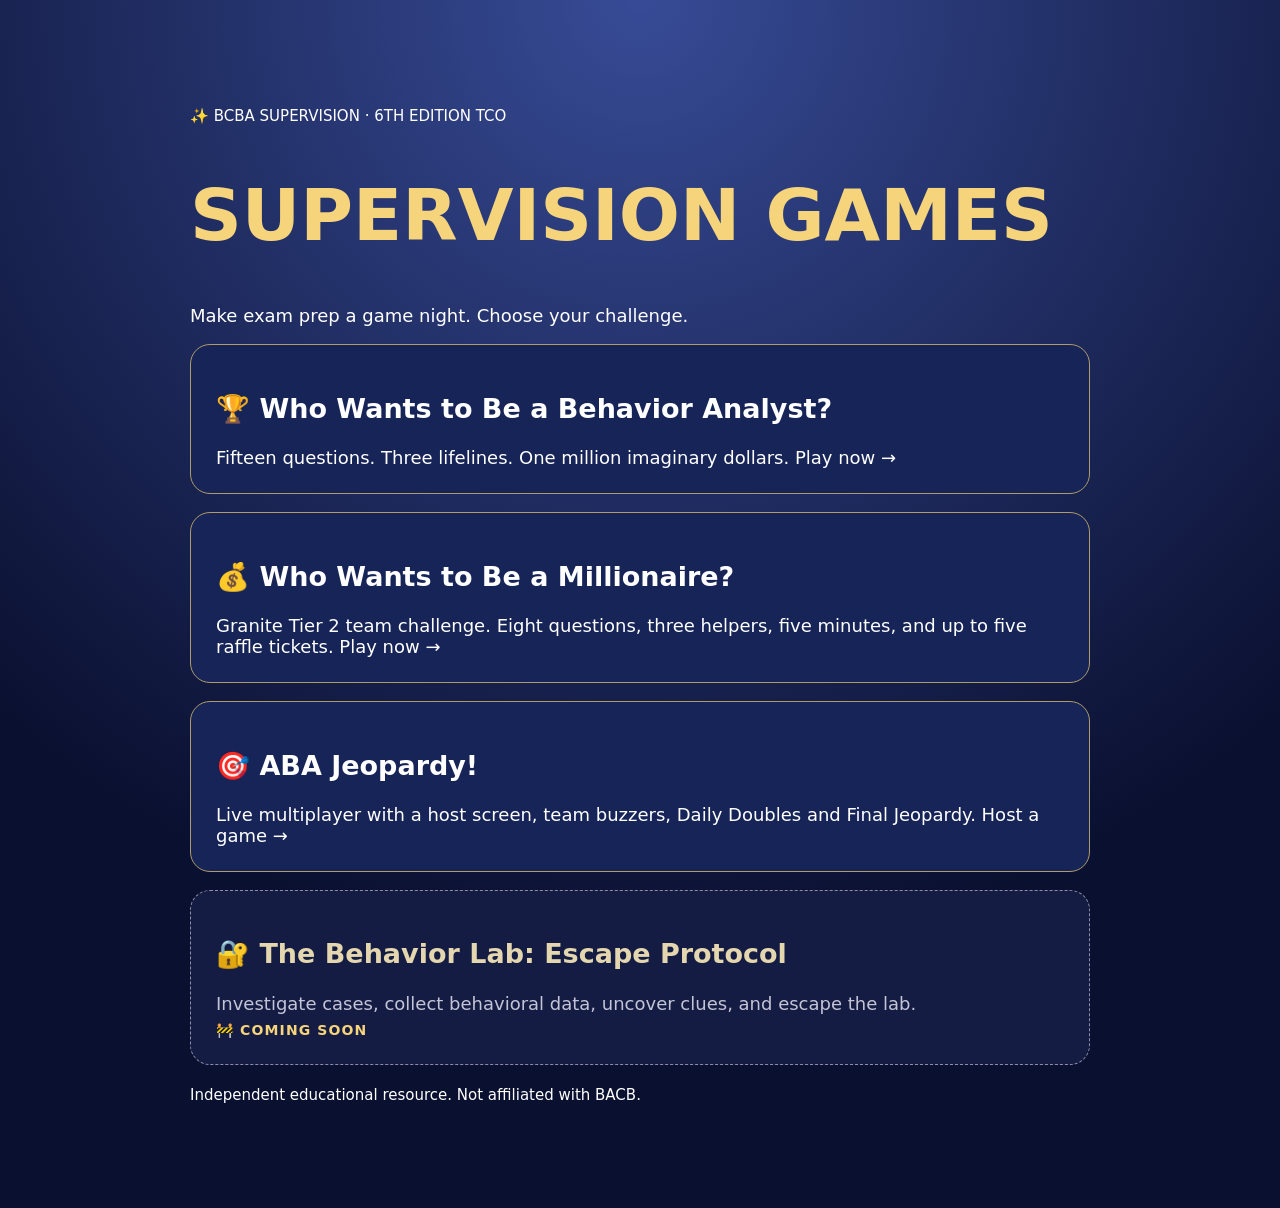
<file: index.html>
<!doctype html><html lang="en"><meta charset="utf-8"><meta name="viewport" content="width=device-width,initial-scale=1"><title>Supervision Games</title><style>body{font:18px system-ui;margin:0;background:radial-gradient(circle at top,#374b96,#0a1030 70%);color:white;min-height:100vh}main{max-width:900px;margin:80px auto;padding:24px}h1{font-size:clamp(40px,8vw,72px);color:#f5d47b}a{display:block;padding:25px;border:1px solid #af9b69;border-radius:20px;background:#172458;color:white;text-decoration:none;margin:18px 0}a:hover{background:#273b81}.muted{opacity:.7}.coming-soon{display:block;padding:25px;border:1px dashed #8f8da5;border-radius:20px;background:#141c43;color:#c3c4d6;margin:18px 0}.coming-soon h2{color:#e4d6ae}.coming-soon p{margin:0}.coming-soon strong{display:inline-block;margin-top:8px;color:#f5d47b;font-size:14px;letter-spacing:.08em;text-transform:uppercase}</style><main><small>✨ BCBA SUPERVISION · 6TH EDITION TCO</small><h1>SUPERVISION GAMES</h1><p>Make exam prep a game night. Choose your challenge.</p><a href="./millionaire/"><h2>🏆 Who Wants to Be a Behavior Analyst?</h2>Fifteen questions. Three lifelines. One million imaginary dollars. Play now →</a><a href="./tier2-millionaire/"><h2>💰 Who Wants to Be a Millionaire?</h2>Granite Tier 2 team challenge. Eight questions, three helpers, five minutes, and up to five raffle tickets. Play now →</a><a href="./jeopardy/host.html"><h2>🎯 ABA Jeopardy!</h2>Live multiplayer with a host screen, team buzzers, Daily Doubles and Final Jeopardy. Host a game →</a><section class="coming-soon" aria-label="The Behavior Lab Escape Room, coming soon"><h2>🔐 The Behavior Lab: Escape Protocol</h2><p>Investigate cases, collect behavioral data, uncover clues, and escape the lab.</p><strong>🚧 Coming Soon</strong></section><small>Independent educational resource. Not affiliated with BACB.</small></main></html>
</file>
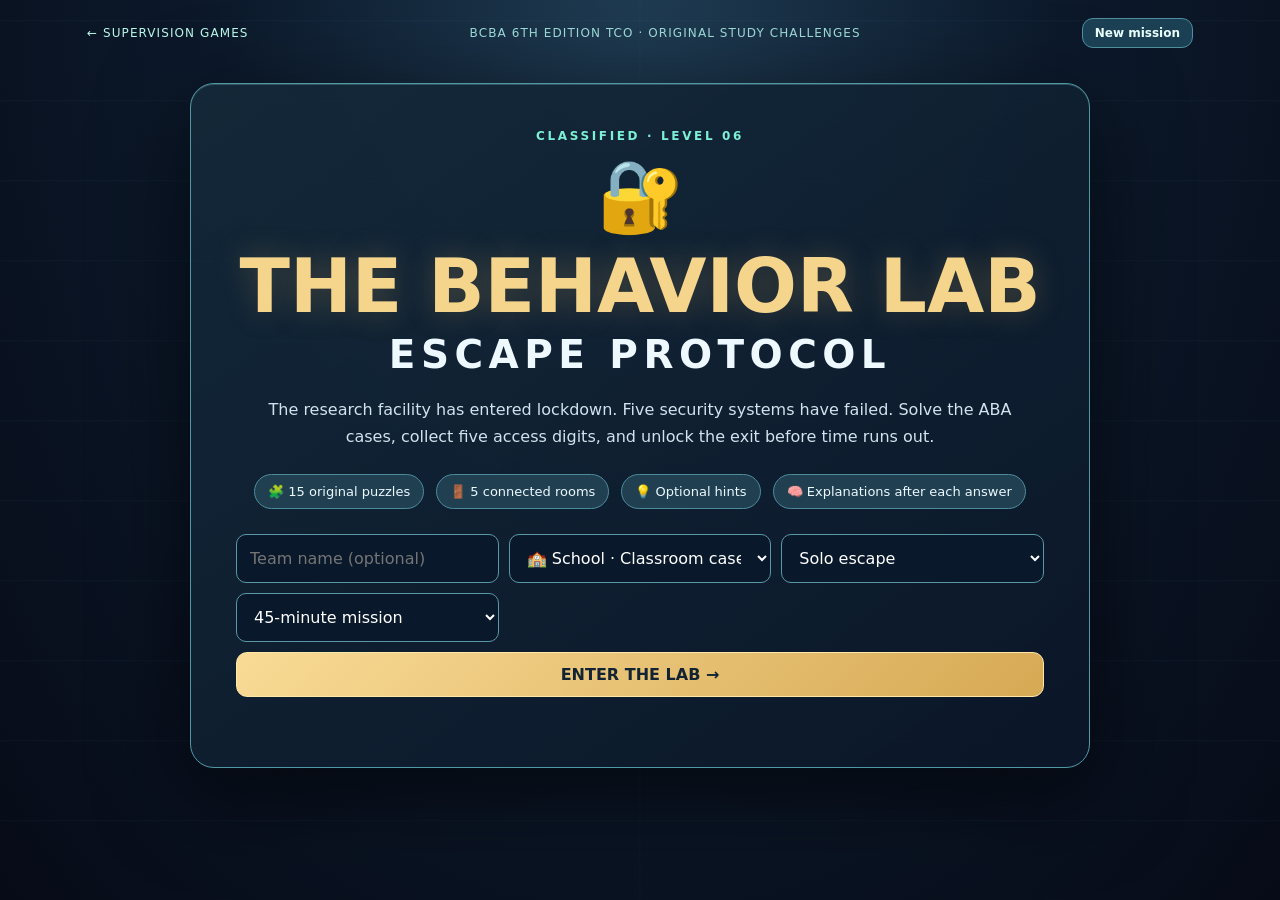
<file: escape-room/index.html>
<!doctype html><html lang="en"><head><meta charset="utf-8"><meta name="viewport" content="width=device-width,initial-scale=1"><meta name="theme-color" content="#090f22"><title>The Behavior Lab | Supervision Games</title><link rel="stylesheet" href="style.css?v=archives-17"></head><body><main id="app"></main><script src="puzzles.js?v=media-fix-11"></script><script src="game.js?v=dev-room-buttons-20"></script></body></html>
</file>
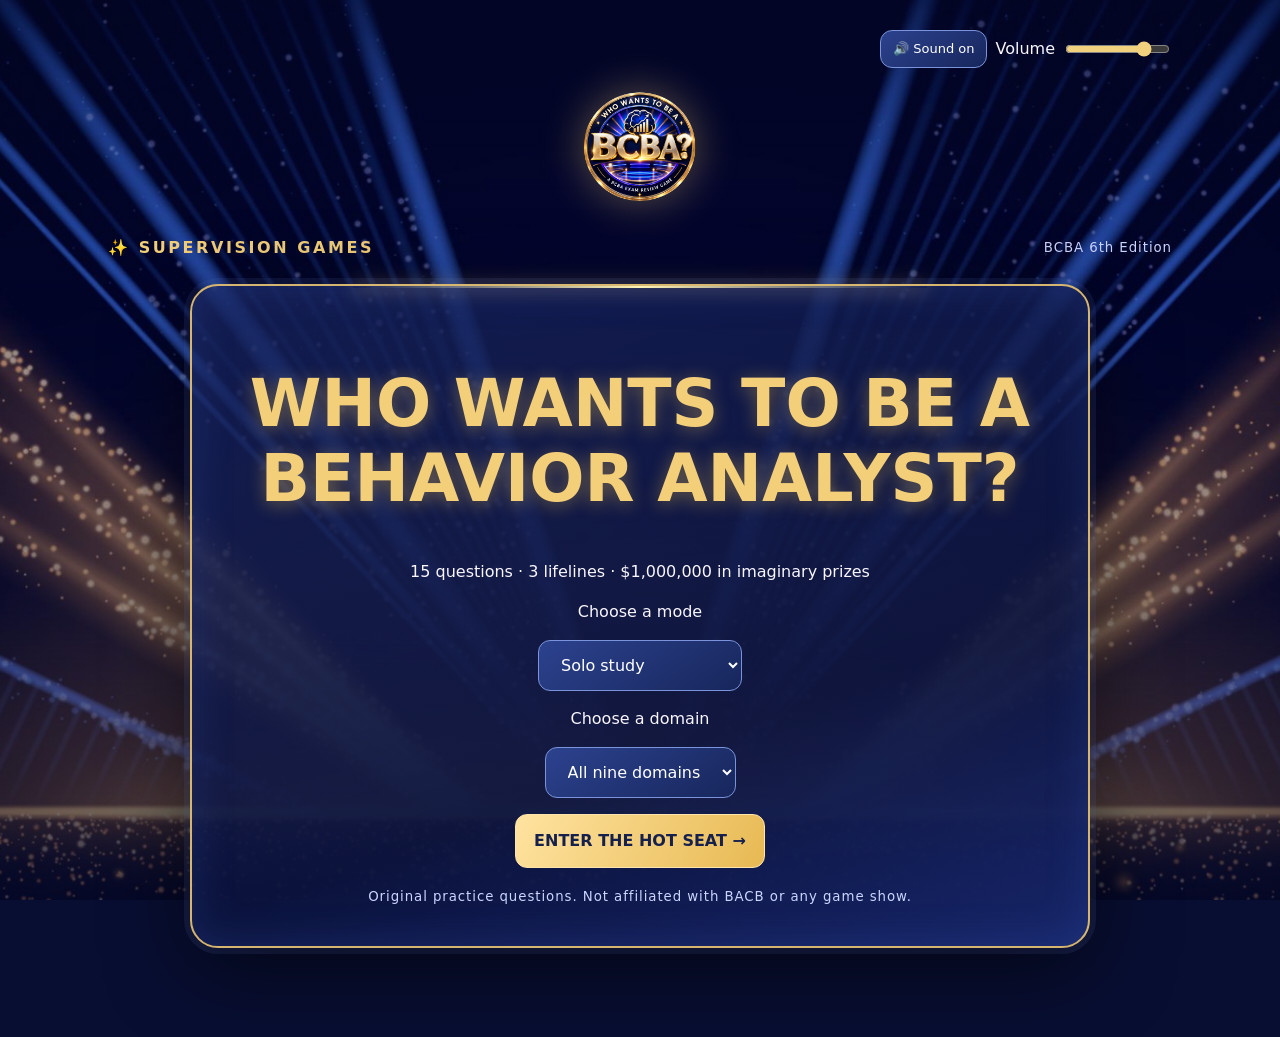
<file: millionaire/index.html>
<!doctype html><html lang="en"><meta charset="utf-8"><meta name="viewport" content="width=device-width,initial-scale=1"><title>Supervision Games</title><link rel="stylesheet" href="../theme.css"><main id="app"></main><script src="../questions.js"></script><script src="../sound.js"></script><script src="../app.js"></script></html>
</file>
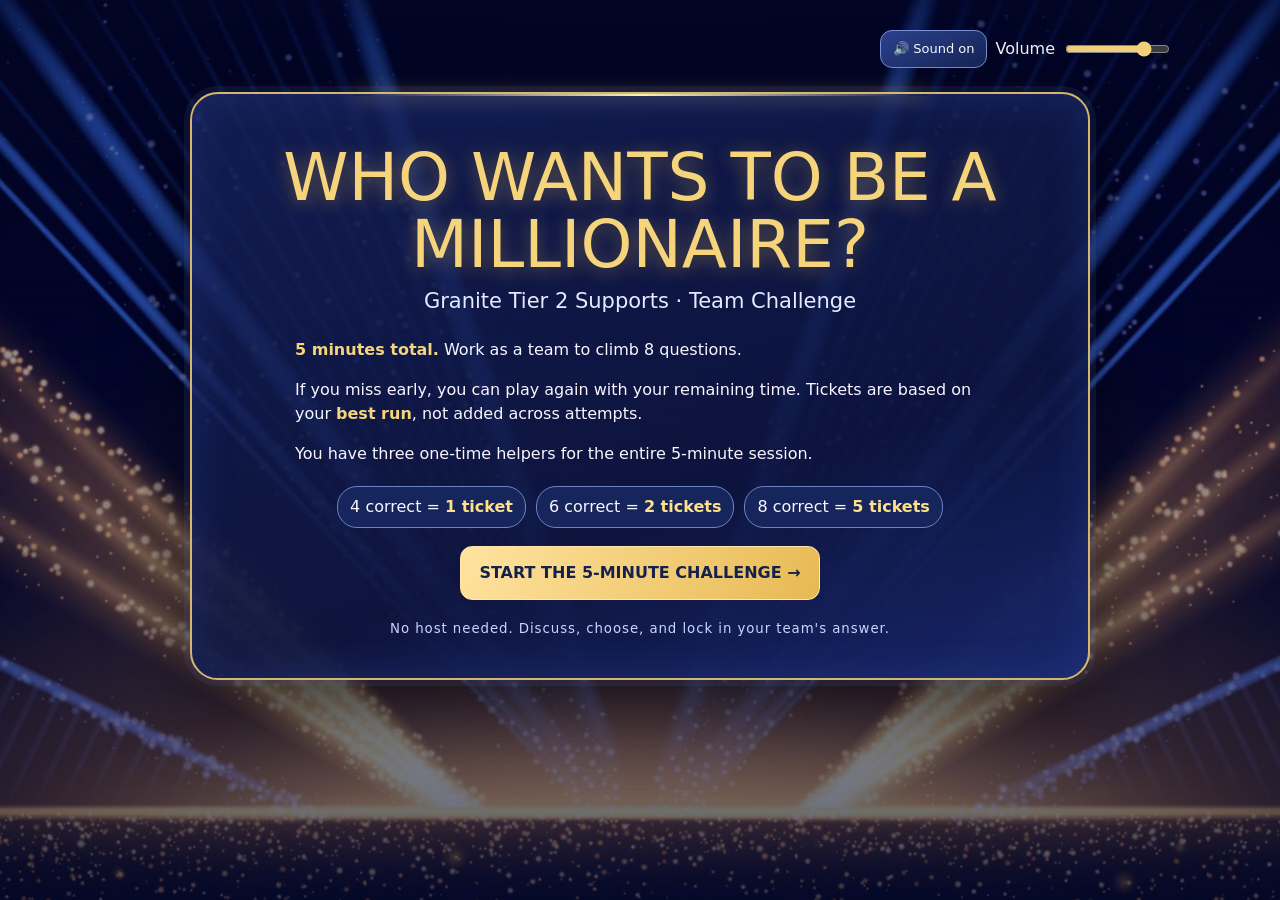
<file: tier2-millionaire/index.html>
<!doctype html>
<html lang="en">
<head>
  <meta charset="utf-8">
  <meta name="viewport" content="width=device-width,initial-scale=1">
  <title>Who Wants to Be a Millionaire? | Granite Tier 2</title>
  <link rel="stylesheet" href="../theme.css">
  <style>
    .timer{font-weight:900;color:#ffe08a;font-size:clamp(18px,3vw,28px);letter-spacing:.06em}
    .timer.urgent{color:#ff9a9a;animation:pulse .6s ease-in-out infinite}
    .millionaire-title{font-size:clamp(34px,6vw,66px);line-height:1.02;margin:12px auto 8px;color:#f5d47b;text-shadow:0 3px 18px #e0b34d70;max-width:900px}
    .subtitle{color:#e5eaff;font-size:clamp(16px,2.2vw,21px);margin:0 auto 20px}
    .rules{max-width:690px;margin:20px auto;text-align:left}
    .rules strong{color:#f5d47b}
    .ticket-map{display:flex;justify-content:center;gap:10px;flex-wrap:wrap;margin:18px 0}
    .ticket-map span{padding:8px 12px;border:1px solid #6f82c4;border-radius:20px;background:#16265c}
    .ticket-map b{color:#ffe08a}
    .lifelines .helper{min-width:185px;max-width:240px;padding:12px 16px;border-radius:18px;line-height:1.15}
    .lifelines .helper strong{display:block;color:#ffe08a;font-size:16px}
    .lifelines .helper span{display:block;font-size:12px;color:#e3e8ff;margin-top:4px}
    .session-best{font-size:14px;color:#d7defe}
    .session-best b{color:#ffe08a}
    .explanation{font-size:15px}
    .result-tickets{font-size:clamp(52px,9vw,90px);font-weight:900;color:#ffdf82;text-shadow:0 0 20px #f5c55d77}
    .new-team{margin-top:10px}
    @media(max-width:650px){.lifelines .helper{min-width:0;width:100%}}
  </style>
</head>
<body>
  <main id="app"></main>
  <script src="../sound.js"></script>
  <script src="./questions.js"></script>
  <script src="./app.js"></script>
</body>
</html>
</file>
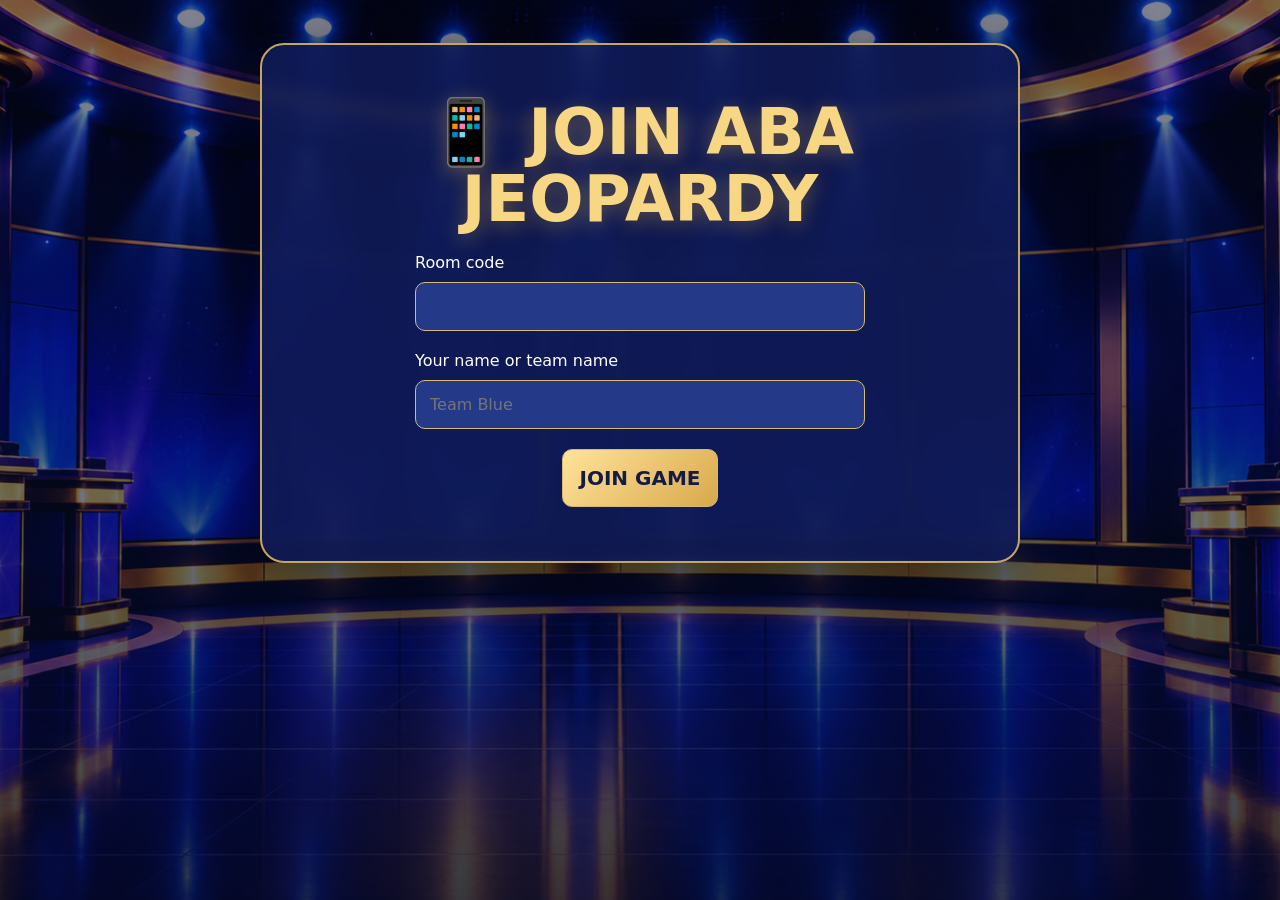
<file: jeopardy/player.html>
<!doctype html><html lang="en"><meta charset="utf-8"><meta name="viewport" content="width=device-width,initial-scale=1"><title>Jeopardy Phone Controller</title><link rel="stylesheet" href="style.css"><style>.intro input,.intro textarea{display:block;width:100%;padding:14px;margin:10px 0 20px;border-radius:10px;background:#243a88;color:white;border:1px solid #d7bb74}.intro label{display:block;text-align:left;margin:20px auto;max-width:450px}.intro button{font-size:20px}</style><main id="app"></main><script src="show-audio.js?v=1"></script><script src="player.js?v=join-guard-11"></script></html>
</file>
<file: escape-room/style.css>
:root{font-family:Inter,system-ui,-apple-system,Segoe UI,sans-serif;color:#eaf4ff;background:#080d1c}*{box-sizing:border-box}body{margin:0;min-height:100vh;background:radial-gradient(ellipse at 50% -5%,#203d54 0%,#0c192b 47%,#070b17 100%);color:#edf8ff}body:before{content:"";position:fixed;inset:0;pointer-events:none;background:linear-gradient(90deg,transparent 0 49.9%,#56e3d50a 50%,transparent 50.1%),repeating-linear-gradient(0deg,transparent 0 78px,#79e3db0b 79px 80px);opacity:.75}main{position:relative;max-width:1150px;margin:0 auto;padding:18px 22px 60px}button,input,select{font:inherit}button{cursor:pointer;border:1px solid #4d8f9c;color:#eaffff;background:#1b4054;padding:12px 17px;border-radius:11px;font-weight:750}button:hover:not(:disabled){background:#275c72;transform:translateY(-1px)}button:disabled{opacity:.5;cursor:default}button:focus-visible,input:focus-visible,select:focus-visible{outline:3px solid #8afce2;outline-offset:3px}.top{display:flex;align-items:center;justify-content:space-between;gap:12px;flex-wrap:wrap;font-size:12px;letter-spacing:.09em;color:#9ad7d4;text-transform:uppercase}.top a{color:#b9f7e6;text-decoration:none}.top button{padding:7px 12px;font-size:12px}.panel{border:1px solid #4e99a3;border-radius:24px;padding:clamp(22px,4vw,45px);background:linear-gradient(145deg,#14293ae9,#0b1729f5);box-shadow:0 25px 90px #0009,inset 0 1px #b2fdfb35;margin:18px auto;max-width:960px}.intro{text-align:center;max-width:900px;margin-top:35px}.eyebrow{color:#7cf0d5;letter-spacing:.22em;font-size:12px;font-weight:850}.vault{font-size:70px;margin:12px}.intro h1,.victory h1{font-size:clamp(37px,7vw,74px);line-height:1.02;margin:8px 0;color:#f5d48c;text-shadow:0 0 30px #d2a85744}.intro h2{font-size:clamp(23px,3.8vw,39px);margin:8px 0 20px;letter-spacing:.14em}.intro p,.story{line-height:1.65;color:#d1e3ed;max-width:760px;margin:15px auto}.intro-features{display:flex;gap:12px;justify-content:center;flex-wrap:wrap;margin:24px auto}.intro-features span{background:#204052;padding:9px 13px;border:1px solid #4e8b9a;border-radius:25px;font-size:13px}.setup{display:grid;grid-template-columns:repeat(3,minmax(0,1fr));gap:10px;margin:25px auto;max-width:850px}.setup input,.setup select,.number-form input,.final-form input{background:#09192b;color:white;border:1px solid #5a98a7;border-radius:10px;padding:13px;min-width:0}.setup button{grid-column:1/-1}.primary{background:linear-gradient(135deg,#f9db96,#d6a954);border:1px solid #ffe7aa;color:#122333;font-weight:900}.primary:hover:not(:disabled){background:#ffe3a2}.secondary{margin-top:12px}.status{display:flex;align-items:center;justify-content:space-between;gap:14px;padding:10px 16px;border:1px solid #42717f;background:#10293b;border-radius:12px;margin-top:15px}.status-left{display:flex;align-items:center;gap:24px}.team-label{font-weight:800;color:#f7d88d}.timer{font-size:25px;font-variant-numeric:tabular-nums;color:#a2fbe2}.status button{padding:7px 12px}.room-track{display:grid;grid-template-columns:repeat(5,1fr);gap:8px;margin:15px 0}.room-node{text-align:center;border:1px solid #416979;border-radius:11px;padding:8px;background:#142638;color:#829da9;display:flex;gap:5px;flex-direction:column;align-items:center}.room-node span{font-size:23px}.room-node small{font-size:10px;letter-spacing:.1em}.room-node.active{border-color:#f3cf7b;background:#233c4d;color:#fce3a0;box-shadow:0 0 16px #e5c07322}.room-node.complete{color:#98f9df;border-color:#58c9ad}.challenge{text-align:center;margin-top:14px}.challenge h1{font-size:clamp(28px,4vw,43px);color:#f7d891;margin:9px}.big-icon{font-size:54px;margin:8px}.puzzle-index{font-size:12px;letter-spacing:.15em;color:#84e4d3;font-weight:900;margin-top:25px}.challenge h2{font-size:clamp(19px,2.5vw,28px);line-height:1.45;max-width:800px;margin:14px auto 24px}.choices{display:grid;grid-template-columns:repeat(2,minmax(0,1fr));gap:12px;max-width:850px;margin:0 auto}.choice{min-height:88px;text-align:left;background:#1a354a;border-color:#527d8d;font-weight:650;line-height:1.35}.choice:hover{border-color:#f2d68c}.number-form,.final-form{grid-column:1/-1;display:flex;gap:10px;justify-content:center;flex-wrap:wrap}.number-form input,.final-form input{width:min(100%,270px)}.help{margin:20px auto 5px;max-width:700px}.hint-btn{background:transparent;border-color:#587783;font-size:13px}.hint-text{color:#f6dc98;font-size:14px}.feedback{margin:18px auto 0;max-width:760px;border:1px solid #a9c6a7;border-radius:15px;padding:18px;background:#1d423e;text-align:left}.feedback.incorrect{border-color:#d88c8c;background:#492a35}.feedback p{line-height:1.5}.feedback button{display:block;margin:12px auto 0}.footnote{font-size:12px;color:#829da9;text-align:center}.center{text-align:center}.digit-row{display:flex;gap:10px;justify-content:center;margin:25px 0}.digit{border:2px solid #f3d285;background:#1c3b4a;color:#ffde95;font-size:37px;font-weight:900;border-radius:12px;padding:12px 19px}.results{display:grid;grid-template-columns:repeat(2,1fr);gap:12px;max-width:540px;margin:25px auto}.results div{border:1px solid #4e8993;border-radius:12px;padding:18px;background:#193649}.victory{border-color:#f6d587}.error-message{color:#ffb0b0}.final-form{margin:22px auto}.challenge,.victory{animation:enter .35s ease-out}@keyframes enter{from{opacity:0;transform:translateY(12px)}to{opacity:1;transform:translateY(0)}}@media(max-width:650px){main{padding:12px}.setup,.choices{grid-template-columns:1fr}.top span{display:none}.room-track{gap:4px}.room-node{padding:6px 2px}.room-node small{font-size:8px}.choice{min-height:65px}.panel{padding:20px 16px}.status-left{gap:10px}.results{grid-template-columns:1fr}.digit{padding:8px 12px;font-size:27px}}@media(prefers-reduced-motion:reduce){*{animation:none!important;transition:none!important}}
/* Interactive point-and-click escape room */
.exploration{max-width:1100px;text-align:center}.exploration h1{color:#f6d88e;font-size:clamp(27px,4vw,43px)}
.scene{height:clamp(320px,43vw,480px);position:relative;overflow:hidden;border:3px solid #6ab9b4;border-radius:20px;background:radial-gradient(ellipse at 50% 75%,#36536b 0%,#142d42 52%,#08182a 100%);box-shadow:inset 0 0 90px #000d,0 15px 35px #0007}
.scene:before{content:"";position:absolute;inset:0;background:linear-gradient(90deg,#3c7b8744 0 3%,transparent 3% 97%,#3c7b8744 97%),repeating-linear-gradient(90deg,transparent 0 18%,#7bc6cf18 18.2% 18.5%);pointer-events:none}
.scene:after{content:"";position:absolute;left:-10%;right:-10%;bottom:-27%;height:52%;background:repeating-linear-gradient(90deg,transparent 0 16%,#a3e4dd18 16.2% 16.5%),linear-gradient(0deg,#040c17,#193b50);transform:perspective(220px) rotateX(35deg);border-top:3px solid #5aabb8;pointer-events:none}
.scene-wall{position:absolute;left:8%;right:8%;top:8%;height:55%;border:3px solid #4a8190;border-radius:14px;background:linear-gradient(150deg,#183a52aa,#07182799);box-shadow:inset 0 0 50px #0009}
.scene-door{position:absolute;right:7%;bottom:15%;height:62%;width:14%;border:5px solid #7aa7ae;border-radius:60px 60px 5px 5px;background:linear-gradient(110deg,#0d293d,#091522);display:grid;place-items:center;box-shadow:0 0 22px #4d9ba34d;z-index:1}
.scene-door span{writing-mode:vertical-rl;letter-spacing:.2em;font-size:11px;color:#ffda85}
.hotspot{position:absolute;z-index:3;transform:translate(-50%,-50%);display:flex;flex-direction:column;justify-content:center;align-items:center;gap:4px;width:clamp(112px,15vw,174px);min-height:80px;padding:11px;background:linear-gradient(140deg,#215c6cf5,#0b293ded);border:2px solid #9cead8;border-radius:14px;color:#fff;font-size:clamp(11px,1.15vw,15px);box-shadow:0 0 18px #72d8d144,0 10px 22px #0009;animation:objectGlow 2s ease-in-out infinite alternate}
.hotspot:hover{transform:translate(-50%,-50%) scale(1.07);box-shadow:0 0 32px #f1cf7d99;border-color:#f1cf7d}
.hotspot.discovered{border-color:#f3d28e;background:linear-gradient(140deg,#4b5362,#203b4e)}
.hotspot.file{border-radius:5px;transform:translate(-50%,-50%) rotate(-4deg)}
.hotspot.file:hover{transform:translate(-50%,-50%) rotate(-4deg) scale(1.07)}
.hotspot.desk{border-bottom:8px solid #b89d64}
.hotspot.chart{border-top:6px solid #82d1cb}
.room-theme-1{background:radial-gradient(ellipse at 50% 65%,#665341,#1d2c39 65%,#0b1726)}
.room-theme-2{background:radial-gradient(ellipse at 50% 65%,#4a396d,#1a2b48 65%,#0b1726)}
.room-theme-3{background:radial-gradient(ellipse at 50% 65%,#355b4d,#1a3040 65%,#0b1726)}
.room-theme-4{background:radial-gradient(ellipse at 50% 65%,#613b4d,#262639 65%,#0b1726)}
.scene-bottom{display:grid;grid-template-columns:1.25fr 1fr;gap:15px;margin-top:18px;text-align:left}
.evidence-notebook,.security-console{border:1px solid #4d8891;background:#0d2638;padding:19px;border-radius:14px}
.evidence-notebook h2,.security-console h2{font-size:20px;color:#f4d58e;margin:0 0 8px}
.evidence-line{padding:8px 0;border-top:1px solid #3b6070;font-size:13px}
.evidence-line p{color:#c3e2e3;margin:4px 0}
.security-console button{display:block;width:100%;margin:9px 0;text-align:left}
.inspect-panel{text-align:center;max-width:760px}.inspect-panel h1{color:#f2d38e}.field-notes{max-width:620px;margin:20px auto;text-align:left}.field-notes label{display:block;color:#8fe9dc;margin-bottom:8px}.field-notes textarea{width:100%;font:inherit;background:#081c2e;color:white;border:1px solid #65a4a9;border-radius:10px;padding:13px;resize:vertical}
@keyframes objectGlow{from{box-shadow:0 0 9px #6fd5ce33,0 10px 22px #0009}to{box-shadow:0 0 23px #6fd5ce88,0 10px 22px #0009}}
@media(max-width:700px){.scene{height:370px}.scene-bottom{grid-template-columns:1fr}.hotspot{width:112px;min-height:74px;font-size:11px;padding:6px}.scene-door{right:3%;width:18%}.exploration{padding:14px 9px}}
@media(prefers-reduced-motion:reduce){.hotspot{animation:none!important}}

.video-lab{max-width:1050px;text-align:center}.video-lab h1{color:#f3d68f}.video-lab>select,.video-lab>input{display:block;margin:12px auto;padding:12px;max-width:100%;border:1px solid #76bdb9;border-radius:10px;background:#0b2638;color:#fff}.observation-player{display:block;width:min(100%,860px);max-height:460px;aspect-ratio:16/9;background:#040b14;border:3px solid #78c6c3;border-radius:15px;margin:18px auto;box-shadow:0 12px 45px #0009}.observation-sheet{max-width:860px;margin:20px auto;text-align:left;background:#0b2738;border:1px solid #4c9b9b;border-radius:15px;padding:22px}.observation-sheet h2{color:#f4d68c}.observation-sheet label{display:block;margin:14px 0;color:#d8f4f1;font-weight:650}.observation-sheet textarea{display:block;width:100%;margin-top:7px;background:#061a29;border:1px solid #6a9d9d;border-radius:10px;color:#fff;padding:12px;font:inherit;resize:vertical}.tally-box{display:flex;align-items:center;justify-content:center;gap:12px;flex-wrap:wrap;border:1px solid #538d91;border-radius:12px;padding:15px}.tally-box strong{font-size:23px;color:#f6d98e}

.case-brief{margin:15px auto;padding:14px 20px;max-width:860px;background:#173c49;border-left:4px solid #e9c879;border-radius:8px;text-align:left}.case-brief strong{color:#f8d992}.case-brief p{margin:6px 0}.observation-tools{display:flex;justify-content:center;gap:10px;flex-wrap:wrap;margin:10px}.event-times{font-size:13px;color:#b6e9dc;overflow-wrap:anywhere;text-align:center}

/* Point-and-click room props: discoverable objects rather than quiz buttons */
.immersive-scene{height:clamp(390px,43vw,560px);background:radial-gradient(ellipse at 48% 75%,#244c60,#0c2034 65%,#071522);border:5px ridge #568a8f}
.immersive-scene .scene-wall{left:4%;right:4%;top:4%;height:70%;border:0;background:repeating-linear-gradient(90deg,#10283d 0 17%,#17384c 17.2% 17.5%);box-shadow:inset 0 0 90px #000a}
.immersive-scene .room-prop{position:absolute;z-index:4;display:grid;place-items:center;padding:0;transform:none;color:#a9f1e9;cursor:pointer;transition:filter .2s,box-shadow .2s;border-radius:6px;font-size:50px;text-shadow:0 0 18px #74d4d2;background:linear-gradient(145deg,#132e46,#071522);border:5px solid #477988;box-shadow:0 15px 30px #000b,inset 0 0 25px #56bed02b}
.immersive-scene .room-prop:hover,.immersive-scene .room-prop:focus-visible{filter:brightness(1.45);box-shadow:0 0 24px #91efe4,0 15px 30px #000a;transform:scale(1.04)}
.immersive-scene .room-prop.inspected{border-color:#e8c77b}
.immersive-scene .prop-monitor{left:17%;top:17%;width:38%;height:35%;border-width:10px;border-bottom-width:20px;border-color:#283a4a;background:linear-gradient(155deg,#143a50,#08111e);font-size:clamp(58px,8vw,110px)}
.immersive-scene .prop-monitor:after{content:"OBSERVATION FEED";position:absolute;bottom:-18px;font-size:9px;letter-spacing:.1em;color:#c1f7e7}
.immersive-scene .prop-cabinet{left:67%;top:27%;width:20%;height:48%;background:repeating-linear-gradient(0deg,#243d4a 0 27%,#77959a 28%,#172b3b 29% 33%);border-color:#5e8189;color:#d1d9cf}
.immersive-scene .prop-clipboard{left:34%;top:65%;width:19%;height:23%;background:linear-gradient(140deg,#c6b995,#8f856a);border:6px solid #504b3d;color:#25383c;transform:rotate(-8deg);text-shadow:none}
.immersive-scene .prop-clipboard:hover,.immersive-scene .prop-clipboard:focus-visible{transform:rotate(-8deg) scale(1.06)}
.immersive-scene .room-exit{position:absolute;z-index:3;right:2%;top:13%;height:68%;width:10%;background:linear-gradient(90deg,#132837,#2c4554,#0b1c2c);border:5px solid #8a9c9d;border-radius:55px 55px 4px 4px;font-size:26px}
.immersive-scene .door-message{position:absolute;z-index:8;right:8%;bottom:6%;max-width:300px;background:#071b2cee;border:1px solid #efc977;border-radius:10px;padding:12px;color:#ffe7a7;font-size:13px}
.scene-instruction{font-size:12px;color:#b6d8d6;text-align:center}
@media(max-width:700px){.immersive-scene{height:390px}.immersive-scene .prop-monitor{left:8%;width:48%;top:19%}.immersive-scene .prop-cabinet{left:64%;width:24%}.immersive-scene .prop-clipboard{left:26%;width:28%;top:67%}.immersive-scene .room-exit{width:12%}}

/* Canva observation room: invisible hotspots over real illustrated props */
.nora-scene{position:relative;width:100%;aspect-ratio:16/9;border:2px solid #b2aa7a;border-radius:15px;overflow:hidden;background:#142a35;box-shadow:0 14px 40px #0009}.nora-background{position:absolute;inset:0;width:100%;height:100%;object-fit:contain}.nora-hit{position:absolute;z-index:3;border:0!important;border-radius:5px;background:transparent!important;padding:0;cursor:zoom-in;box-shadow:none!important;transform:none!important}.nora-hit:hover{outline:2px solid #f5db85aa;outline-offset:-3px;background:#e6c77a15!important}.nora-hit:focus-visible{outline:3px solid #fff5a3!important;background:#e6c77a22!important}.nora-toast{position:absolute;z-index:6;bottom:3%;left:8%;right:8%;background:#091a27ed;border:1px solid #e5c781;border-radius:12px;padding:13px 20px;color:#fff5d9;font-weight:700;line-height:1.5;box-shadow:0 8px 30px #000b;opacity:0;transform:translateY(12px);pointer-events:none;transition:opacity .2s,transform .2s}.nora-toast.visible{opacity:1;transform:translateY(0)}.nora-scene.asset-missing{min-height:280px;background:linear-gradient(145deg,#193a4b,#081623)}.nora-scene.asset-missing:before{content:"Upload the Nora room assets to escape-room/assets/nora/";position:absolute;left:5%;top:12%;color:#ffe0a0;font-weight:800;font-size:clamp(14px,2vw,22px)}

/* Filing cabinet: discoverable physical drawers and collectible paper evidence */
.cabinet-inspection,.case-file-panel{max-width:900px;text-align:center}
.cabinet-inspection h1,.case-file-panel h1{color:#f4d58e}
.cabinet-stage{margin:20px auto;max-width:490px;min-height:390px;padding:22px;display:grid;place-items:center;border-radius:22px;background:radial-gradient(ellipse at center,#315267,#0a1b2a 75%);border:1px solid #477e85;box-shadow:inset 0 0 50px #0007}
.cabinet-illustration{width:min(100%,290px);padding:18px 20px 26px;background:linear-gradient(105deg,#2e5b5d,#19383c 65%,#10292e);border:5px solid #638e85;border-radius:10px 10px 18px 18px;box-shadow:inset 12px 0 20px #ffffff12,inset -12px 0 20px #0008,16px 18px 35px #0009}
.cabinet-drawer{width:100%;height:95px;display:flex;flex-direction:column;justify-content:center;align-items:center;gap:4px;margin:8px 0;padding:8px;border:3px solid #7e9c90;border-radius:5px;background:linear-gradient(160deg,#365e60,#19373d)!important;color:#e6f2e6;box-shadow:0 7px 7px #0009,inset 0 2px 5px #a9d4bb44;transition:transform .35s ease,box-shadow .35s ease}
.cabinet-drawer:hover{transform:translateY(-2px)}
.cabinet-drawer.opened{transform:translateY(12px) scale(1.035);background:linear-gradient(180deg,#07151a,#315d60)!important;box-shadow:0 -14px 0 #07151b,0 15px 22px #000b}
.drawer-handle{font-size:24px;color:#dfc789;line-height:1}.drawer-label{font-size:12px;text-transform:uppercase;letter-spacing:.12em}
.drawer-contents{max-width:650px;margin:20px auto;border:2px solid #d5bb79;border-radius:16px;padding:20px;background:#15323e;animation:drawerFind .35s ease-out}
.drawer-contents h2{color:#f5d992}.drawer-contents p{line-height:1.6}
.case-paper{max-width:660px;margin:22px auto;padding:clamp(20px,5vw,48px);background:#f0e9d4;color:#26323c;text-align:left;border-radius:3px;box-shadow:6px 9px 0 #c3b69c,12px 18px 35px #0008;transform:rotate(-.7deg)}
.case-paper h1{color:#283744;font-size:clamp(25px,3.5vw,38px);line-height:1.15}.case-paper h2{font-size:19px;color:#304b50;margin-top:25px}.case-paper p{line-height:1.7}.paper-kicker{letter-spacing:.15em;color:#64706b;font-weight:900;font-size:11px;border-bottom:2px solid #b1aaa0;padding-bottom:13px}.paper-note{border:1px dashed #899a8f;background:#e1dfca;padding:14px;margin-top:25px;font-size:13px;font-weight:700}
@keyframes drawerFind{from{opacity:0;transform:translateY(-12px)}to{opacity:1;transform:translateY(0)}}
@media(prefers-reduced-motion:reduce){.cabinet-drawer,.drawer-contents{transition:none!important;animation:none!important}}

/* Nora observation: simultaneous video and ABC data entry */
.video-workspace{max-width:1500px;width:100%;padding:14px!important}.video-workspace-header{display:flex;align-items:center;gap:15px;justify-content:space-between;margin-bottom:12px;color:#f6d78d}.video-workspace-grid{display:grid;grid-template-columns:minmax(0,1.25fr) minmax(330px,1fr);gap:15px;align-items:start}.video-column,.abc-column{min-width:0;background:#0a2534;border:1px solid #4c9397;border-radius:14px;padding:14px;text-align:left}.video-column h2,.abc-column h2{font-size:clamp(18px,2vw,25px);margin:0 0 8px;color:#f6d78d}.video-workspace .observation-player{width:100%;aspect-ratio:16/9;max-height:48vh;margin:0 auto 10px}.video-workspace .case-brief{margin:8px 0;padding:10px 13px;font-size:13px}.video-workspace .case-brief p{margin:3px 0}.video-workspace .observation-tools{margin:5px 0;gap:6px}.video-workspace .observation-tools button{padding:8px 12px;font-size:12px}.abc-column{max-height:calc(100dvh - 190px);overflow-y:auto}.abc-column>p{font-size:13px;margin:5px 0 10px}.abc-entry{display:grid;gap:8px}.abc-entry label{font-weight:750;font-size:13px;color:#c7e7e4}.abc-entry textarea{display:block;width:100%;margin-top:4px;min-height:53px;background:#071a28;color:#fff;border:1px solid #639e9d;border-radius:8px;padding:9px;font:inherit;font-size:13px;resize:vertical}.abc-column h3{margin:12px 0 7px;color:#f6d78d}.abc-records{max-height:155px;overflow:auto}.abc-record{border:1px solid #507c83;border-radius:9px;padding:9px;margin-bottom:8px;background:#153744;font-size:12px}.abc-record p{margin:3px 0}.abc-record button{font-size:11px;padding:4px 8px}.abc-timestamp{color:#9ae8da!important;font-weight:800}.abc-column>button{margin-top:10px;width:100%}
@media(max-width:800px){.video-workspace-grid{grid-template-columns:1fr}.abc-column{max-height:none}.video-workspace .observation-player{max-height:none}}

.abc-review{display:flex;align-items:flex-start;gap:10px;padding:10px;margin:12px 0;background:#123846;border:1px solid #7aa5a3;border-radius:9px}.abc-review input{width:20px;height:20px;flex:none;accent-color:#80d8b6}.abc-review label{font-size:13px;line-height:1.5;color:#e5f7f2}.abc-column>.secondary{margin:5px 0 9px}

.abc-entry select{display:block;width:100%;margin-top:4px;padding:10px;background:#071a28;color:#fff;border:1px solid #639e9d;border-radius:8px;font:inherit;font-size:13px}

/* Assessment Archives: interactive evidence and clinical reasoning */
.archives{max-width:1350px}.archives h1{color:#f2d28c}.archives-layout{display:grid;grid-template-columns:minmax(0,1.12fr) minmax(330px,1fr);gap:18px;margin-top:20px}.archive-caseboard,.archive-analysis{background:#0b2937;border:1px solid #527f86;border-radius:15px;padding:20px;min-width:0}.archive-caseboard h2,.archive-analysis h2{font-size:22px;color:#f6d78d;margin:0 0 12px}.archive-tabs{display:flex;flex-wrap:wrap;gap:7px;margin-bottom:14px}.archive-tabs button{font-size:12px;padding:9px}.archive-tabs button.active{background:#d9bc78;color:#142d38}.archive-document{background:#e9e1cb;color:#233b42;border-radius:6px;padding:22px;min-height:290px;box-shadow:5px 7px 0 #9c947d}.archive-document h3{margin:0 0 12px}.archive-document .sub{color:#596a6d}.archive-entry{border-bottom:1px solid #9caeab;padding:10px 0}.archive-entry p{font-size:13px;margin:5px 0;overflow-wrap:anywhere}.archive-count{display:flex;justify-content:space-between;gap:10px;padding:12px 4px;border-bottom:1px solid #a9b5ab}.archive-analysis label{display:block;margin:12px 0;font-size:13px;font-weight:700;color:#d4f0eb}.archive-analysis textarea,.archive-analysis select{display:block;width:100%;margin-top:7px;padding:10px;border:1px solid #72a6a4;border-radius:8px;background:#061b29;color:#fff;font:inherit;font-size:13px}.archive-analysis button.primary{margin:8px 0;width:100%}.archive-feedback{color:#f9da8d;font-weight:700;font-size:13px;line-height:1.5;margin:10px 0}
@media(max-width:820px){.archives-layout{grid-template-columns:1fr}}
</file>
<file: theme.css>
:root{color-scheme:dark;--gold:#f4cf7a;--navy:#0a1033;--blue:#243a87}*{box-sizing:border-box}body{margin:0;min-height:100vh;color:#f9f6ff;font:16px/1.5 system-ui,-apple-system,sans-serif;background:radial-gradient(ellipse at 50% 0%,#3656a8 0%,#171a63 35%,#080b29 80%);overflow-x:hidden}body:before{content:"";position:fixed;inset:0;pointer-events:none;background:repeating-conic-gradient(from 0deg at 50% 6%,transparent 0 13deg,#78b7ff08 13deg 15deg);opacity:.9}#app{position:relative;max-width:1100px;margin:auto;padding:22px 18px 65px}.row{display:flex;align-items:center;justify-content:space-between;gap:12px;flex-wrap:wrap}.row b{letter-spacing:.16em;color:var(--gold)}h1,h2{line-height:1.15}h1{font-size:clamp(32px,6vw,65px);color:var(--gold);text-shadow:0 3px 18px #e0b34d70}h2{font-size:clamp(20px,3vw,29px)}.card{position:relative;text-align:center;border:2px solid #d5b56f;border-radius:28px;padding:clamp(18px,4vw,38px);margin:24px auto;background:linear-gradient(160deg,#17235acb,#0c143eea 65%,#17266a);box-shadow:0 0 0 6px #5368ac22,0 20px 80px #0009,inset 0 0 42px #324fa94a;max-width:900px}.card:before{content:"";position:absolute;top:0;left:18%;right:18%;height:2px;background:linear-gradient(90deg,transparent,#fff3b4,transparent);box-shadow:0 0 18px #ffd77c}.answers{display:grid;grid-template-columns:repeat(2,minmax(0,1fr));gap:14px;margin:28px 0}button,select{font:inherit;border:1px solid #7b93da;border-radius:12px;padding:14px 18px;background:linear-gradient(145deg,#2c428e,#17265c);color:white;cursor:pointer;transition:transform .18s,box-shadow .18s,filter .18s}button:hover:not(:disabled){transform:translateY(-2px);box-shadow:0 0 18px #f1c97455;filter:brightness(1.16)}button:focus-visible,select:focus-visible{outline:3px solid #ffe099;outline-offset:3px}button:disabled{opacity:.35;cursor:not-allowed}.answers button{min-height:74px;text-align:left;border-radius:50px;padding:16px 24px;border:2px solid #7a91dd;background:linear-gradient(135deg,#263e8c,#121b53);box-shadow:inset 0 0 12px #568aff30}.answers button:hover:not(:disabled){border-color:#ffda82}.good,.answers button.good{background:linear-gradient(130deg,#167f5e,#064631)!important;border-color:#94ffcf!important;opacity:1!important}.bad,.answers button.bad{background:linear-gradient(130deg,#a73e5e,#52152b)!important;border-color:#ff9baf!important;opacity:1!important}.gold{background:linear-gradient(120deg,#ffe3a0,#e7b953);color:#15204d;font-weight:800;border-color:#ffe5ab}.ladder{display:flex;justify-content:center;gap:6px;flex-wrap:wrap;margin-top:18px}.ladder span{font-size:12px;border:1px solid #6377bd;border-radius:40px;padding:5px 9px;background:#182456}.ladder .current{background:#f5d17d;color:#16204c;border-color:#fff2c2;font-weight:800;box-shadow:0 0 16px #ffd57e}.lifelines{display:flex;gap:12px;justify-content:center;flex-wrap:wrap}.lifelines button{border-radius:50px;border:2px solid #d5b56f;background:radial-gradient(circle at top,#3154a5,#111a4c);font-weight:700;font-size:14px;min-height:53px}.note{background:#263775;border-left:4px solid #f3d27c;padding:17px;border-radius:12px;margin:18px 0;text-align:left}.card small,small{color:#cbd5ff;letter-spacing:.07em}.hero{max-width:180px;aspect-ratio:1;border:5px double #f5d47d;border-radius:50%;margin:0 auto 12px;display:grid;place-items:center;background:radial-gradient(circle,#3e5db4,#111b50 75%);box-shadow:0 0 35px #f8d57575;color:#ffe09b;font-weight:900;font-size:38px;letter-spacing:-.05em}.sound-controls{display:flex;align-items:center;justify-content:flex-end;gap:8px;margin:8px 0}.sound-controls button{padding:8px 12px;font-size:13px}.sound-controls input{width:105px;accent-color:#f2d17e}.pulse{animation:pulse .6s ease-in-out 2}@keyframes pulse{50%{box-shadow:0 0 35px #ffd36f}}@media(max-width:650px){.answers{grid-template-columns:1fr}.answers button{min-height:62px}.card{padding:20px 14px}.ladder span{font-size:10px;padding:3px 6px}}@media(prefers-reduced-motion:reduce){*,*:before,*:after{animation:none!important;transition:none!important}}
/* Uploaded game art: all paths are relative to millionaire/index.html. */
body{background:#080e32 url("./millionaire/millionaire-background.png") center center / cover fixed no-repeat}
body:before{background:linear-gradient(180deg,#0509227a,#05092235 40%,#050922a6);opacity:1}
.game-logo{display:block;width:clamp(160px,24vw,260px);height:auto;margin:6px auto 14px;filter:drop-shadow(0 0 22px #e6c06d66);object-fit:contain}
.game-logo-small{width:clamp(95px,14vw,155px);margin:0 auto 6px}
.game-top{display:flex;justify-content:center}
.lifelines .lifeline-image{padding:0;border:0;background:none;box-shadow:none;border-radius:16px;width:clamp(90px,17vw,155px);height:auto;min-height:0;overflow:visible;filter:drop-shadow(0 3px 8px #0008)}
.lifelines .lifeline-image img{display:block;width:100%;height:auto;object-fit:contain;border-radius:10px}
.lifelines .lifeline-image:hover:not(:disabled){transform:translateY(-4px) scale(1.04);filter:drop-shadow(0 0 15px #ffd67c)}
.lifelines .lifeline-image:disabled{opacity:.28;filter:grayscale(1)}
@media(max-width:650px){body{background-attachment:scroll;background-position:center top}.lifelines{gap:4px}.lifelines .lifeline-image{width:29%}}

/* Educational end-of-round experience */
.results-card{max-width:850px;padding:clamp(24px,5vw,52px)}.results-card h1{font-size:clamp(28px,5vw,48px);max-width:730px;margin:12px auto 18px}.result-medal{font-size:55px;filter:drop-shadow(0 0 18px #ffd46a);animation:medalEnter .7s ease-out}.result-lead{font-size:clamp(16px,2vw,20px);max-width:620px;margin:0 auto 24px;color:#e6eaff}.result-stat{border:1px solid #f6d384;border-radius:18px;padding:20px;background:linear-gradient(130deg,#1b2e70,#102052);max-width:460px;margin:18px auto;display:flex;flex-direction:column;gap:4px}.result-stat span{letter-spacing:.18em;font-size:12px;color:#f9dc97}.result-stat strong{font-size:clamp(36px,6vw,58px);color:#ffdd82;text-shadow:0 0 20px #f5c55d77}.results-card .note{margin:28px auto;max-width:720px;background:#1b2c68}.review-item{border-top:1px solid #637ab5;padding:16px 0}.review-item p:first-child{font-weight:700}.review-item p:nth-child(3){color:#a9f1ce;font-weight:700}.feedback-reveal{animation:medalEnter .45s ease-out}.feedback-reveal h2{color:#f9d47b}.results-card button{margin:7px}@keyframes medalEnter{from{transform:translateY(12px) scale(.94);opacity:0}to{transform:translateY(0) scale(1);opacity:1}}
</file>
<file: jeopardy/style.css>
:root{font-family:system-ui,-apple-system,sans-serif;color:#fff;background:#070b28;font-synthesis:none}*{box-sizing:border-box}body{margin:0;min-height:100vh;background:radial-gradient(ellipse at 50% 0%,#293ca1,#0d154d 55%,#060923)}main{max-width:1320px;margin:auto;padding:18px 18px 60px}h1{font-size:clamp(32px,5vw,66px);line-height:1.05;color:#f7d784;text-shadow:0 4px 20px #d7a83c66;margin:16px 0}h2{font-size:clamp(24px,3vw,36px)}p{line-height:1.6}.top,.scores,.actions,.controls{display:flex;gap:12px;align-items:center;justify-content:space-between;flex-wrap:wrap}.top a{color:#f9d984}.tag{color:#f9d984;letter-spacing:.15em;font-weight:800;font-size:12px}button,input,select{font:inherit}button{border:1px solid #d5b872;border-radius:10px;background:#243d9d;color:#fff;padding:12px 16px;cursor:pointer}button:hover:not(:disabled){filter:brightness(1.2)}button:disabled{opacity:.4;cursor:default}button:focus-visible,input:focus-visible,select:focus-visible{outline:3px solid #ffdb87;outline-offset:3px}.gold{background:linear-gradient(135deg,#ffe39b,#d9a94b);color:#141b44;font-weight:800}.panel{background:#111b55e8;border:2px solid #c5a65e;border-radius:24px;padding:clamp(18px,4vw,38px);box-shadow:0 18px 70px #0007;text-align:center;margin:25px auto}.intro{max-width:760px}.setup{display:grid;gap:14px;max-width:400px;margin:25px auto;text-align:left}.setup label{display:grid;gap:6px}.setup input,.setup select{border-radius:9px;padding:12px;background:#273875;color:#fff;border:1px solid #8496d0}.scores{justify-content:center;margin:20px 0}.team{border:1px solid #8296d8;background:#162767;border-radius:12px;padding:12px;min-width:140px;text-align:center}.team strong{display:block;font-size:28px;color:#f9d984}.team.active{border-color:#f9d984;box-shadow:0 0 14px #f9d98466}.board{display:grid;grid-template-columns:repeat(6,minmax(0,1fr));gap:7px;margin:20px 0}.category{background:linear-gradient(#3048aa,#1b2d7c);border:1px solid #667ad0;min-height:90px;padding:8px;display:grid;place-items:center;text-align:center;font-size:clamp(10px,1.5vw,17px);font-weight:900;text-transform:uppercase;letter-spacing:.04em}.tile{background:linear-gradient(145deg,#18339d,#0b1d70);border:1px solid #526dd5;border-radius:5px;min-height:92px;font-size:clamp(18px,3vw,35px);color:#ffdb7a;font-weight:900;text-shadow:1px 3px 5px #000a}.tile.used{background:#0c1645;border-color:#27366a;color:transparent}.clue{max-width:950px;min-height:410px;display:flex;flex-direction:column;justify-content:center;gap:15px}.clue h2{font-size:clamp(23px,3.3vw,43px);line-height:1.3}.reveal{background:#243b86;padding:20px;border-radius:14px;border-left:5px solid #f9d984}.reveal strong{font-size:clamp(19px,2.5vw,28px);color:#ffdf91}.scoring{display:flex;flex-wrap:wrap;justify-content:center;gap:12px}.scoring button{min-width:155px}.timer{font-variant-numeric:tabular-nums;font-size:34px;color:#ffdc84;font-weight:900}.daily{font-size:clamp(30px,6vw,70px);color:#ffdc84;text-shadow:0 0 20px #eab94b}.wager{display:flex;gap:12px;justify-content:center;align-items:center;flex-wrap:wrap}.wager input{padding:12px;width:150px;border-radius:9px;background:#253879;border:1px solid #8398dc;color:#fff}.muted{color:#c8d2f4;font-size:13px}.finalcard{max-width:950px}.standings{display:grid;gap:12px;max-width:600px;margin:20px auto}.standings div{display:flex;justify-content:space-between;border-bottom:1px solid #697ab4;padding:10px}.sound{display:flex;gap:6px;align-items:center}.sound input{width:85px;accent-color:#f9d984}@media(max-width:700px){main{padding:12px 7px}.board{gap:3px}.category{min-height:65px;font-size:9px;padding:3px}.tile{min-height:65px;font-size:17px;padding:2px}.team{min-width:100px}.panel{border-radius:14px}.clue{min-height:380px}}@media(prefers-reduced-motion:reduce){*{animation:none!important;transition:none!important}}
/* Custom artwork uploaded to the Jeopardy folder */
body{background:#080d2d url("./jeopardy-background%20(1).png") center top / cover fixed no-repeat}
body:before{content:"";position:fixed;inset:0;pointer-events:none;background:linear-gradient(180deg,#0409237d,#060d2b90 55%,#050820c9)}
main{position:relative;z-index:1}
.jeopardy-logo{display:block;width:min(100%,490px);max-height:235px;object-fit:contain;margin:0 auto 12px;filter:drop-shadow(0 6px 24px #0009);border-radius:12px}
.board-logo{width:min(100%,320px);max-height:145px}
.daily-art{display:block;width:min(100%,670px);max-height:290px;object-fit:contain;border-radius:14px;margin:0 auto;box-shadow:0 0 30px #c04bff55}
.board{background:#07103999;padding:10px;border-radius:15px;box-shadow:0 15px 55px #0009}
.category{border-color:#e5bc6b;box-shadow:inset 0 0 16px #3b63de55}
.tile{border-color:#a98e58;box-shadow:inset 0 0 18px #3555d950}
.panel{backdrop-filter:blur(7px);background:#101b55e8}
@media(max-width:700px){body{background-attachment:scroll;background-position:center top}.jeopardy-logo{max-height:155px}.board-logo{max-height:110px}.daily-art{max-height:210px}}

/* Multiplayer game-show art direction */
.host-header{padding:16px 22px 20px;margin:12px auto 18px;background:linear-gradient(145deg,#0d194edb,#1b2c76d9);border-color:#f1d27c}
.host-logo{width:min(100%,350px);max-height:160px;margin:0 auto 4px}
.host-header h2{font-size:clamp(16px,2vw,24px);margin:5px auto 14px;color:#f9d989;letter-spacing:.07em}
.host-header .scores{margin:10px 0 0}
.scores .team{background:linear-gradient(150deg,#2443a1,#10205d);border:2px solid #d6b86b;box-shadow:inset 0 0 20px #5679f433,0 8px 22px #0006;min-width:160px}
.scores .team strong{font-size:clamp(25px,3vw,40px);text-shadow:0 0 15px #ffde8070}
.lobby-stage{max-width:850px}
.lobby-stage h2{font-size:clamp(32px,5vw,58px);color:#ffe19b}
.lobby-stage p{overflow-wrap:anywhere}
.host-clue{background:linear-gradient(145deg,#0c1645f5,#15276bf1);border:3px solid #e4c16b;min-height:470px}
.host-clue>div:first-child{font-weight:800;color:#f6d684;text-transform:uppercase;letter-spacing:.12em}
.host-clue>h2{font-size:clamp(27px,3.6vw,49px);line-height:1.25;max-width:880px;margin:15px auto}
.host-clue .daily-art{width:min(100%,650px);max-height:290px;object-fit:contain;animation:dailyReveal .6s ease-out}
.host-clue .scoring{margin-top:24px}
.host-clue .scoring button{font-weight:750;padding:15px 22px;box-shadow:0 4px 18px #0005}
.buzz-banner{color:#fbe095!important;animation:spotlight 1.5s ease-in-out infinite alternate}
.answer-reveal{border:2px solid #e8c67c;background:linear-gradient(130deg,#263e8b,#15225b);padding:22px;border-radius:18px;max-width:850px;margin:20px auto;animation:dailyReveal .4s ease-out}
.answer-reveal span{font-size:13px;letter-spacing:.16em;color:#fbe09c;font-weight:800}
.answer-reveal h2{font-size:clamp(24px,3vw,38px);color:#fff;margin:12px 0}
.answer-reveal p{color:#e1eaff}
.final-stage{border-color:#f4d784;box-shadow:0 0 35px #e2b85b55,0 18px 70px #0007}
.board>div{background:linear-gradient(135deg,#2847a3,#13266e);border:1px solid #c6a45d;display:grid;place-items:center;text-align:center;min-height:80px;font-weight:850;text-transform:uppercase;padding:8px}
.board button{border-radius:4px;min-height:90px;font-size:clamp(19px,2.5vw,34px);font-weight:900;color:#ffdc7e;text-shadow:0 2px 8px #000b;background:linear-gradient(150deg,#2041aa,#102377);box-shadow:inset 0 0 18px #426bf955}
.board button:disabled{color:transparent;opacity:.3}
@keyframes dailyReveal{from{transform:scale(.93);opacity:0}to{transform:scale(1);opacity:1}}
@keyframes spotlight{from{text-shadow:0 0 8px #f8d78055}to{text-shadow:0 0 25px #f8d780cc}}
@media(max-width:700px){.host-header{padding:12px}.host-logo{max-height:115px}.scores .team{min-width:110px}.board>div{min-height:58px;font-size:9px;padding:3px}.board button{min-height:60px;font-size:17px;padding:3px}.host-clue{min-height:380px}.host-clue .daily-art{max-height:190px}}
@media(prefers-reduced-motion:reduce){.buzz-banner,.host-clue .daily-art,.answer-reveal{animation:none!important}}

/* Live game-show transitions and audio controls */
.show-audio-controls{display:flex;gap:9px;align-items:center;justify-content:flex-end;flex-wrap:wrap;font-size:13px}
.show-audio-controls button{padding:8px 12px;border-radius:40px;border:1px solid #e7c57c;background:#1d337b}
.show-audio-controls label{display:flex;align-items:center;gap:8px;color:#f7e4b7}
.show-audio-controls input{width:95px;accent-color:#f6d17c}
.stage-enter{animation:stageRise .42s cubic-bezier(.2,.7,.2,1) both}
.buzzer-winner{border-color:#ffefb2!important;background:linear-gradient(140deg,#2e53b8,#172c75)!important;animation:scoreSpotlight 1.05s ease-in-out infinite alternate}
.host-clue .answer-reveal{animation:revealFlash .48s ease-out both}
.host-clue button.gold{box-shadow:0 4px 16px #d8b45555}
.board button:not(:disabled):hover{transform:translateY(-3px) scale(1.025);border-color:#ffde8b;box-shadow:0 0 20px #ffd57777}
@keyframes stageRise{from{opacity:0;transform:translateY(13px) scale(.985)}to{opacity:1;transform:translateY(0) scale(1)}}
@keyframes scoreSpotlight{from{box-shadow:0 0 10px #f6d77a55}to{box-shadow:0 0 27px #ffe5a9aa}}
@keyframes revealFlash{from{opacity:.15;transform:scale(.97);filter:brightness(1.6)}to{opacity:1;transform:scale(1);filter:brightness(1)}}
@media(prefers-reduced-motion:reduce){.stage-enter,.buzzer-winner,.host-clue .answer-reveal{animation:none!important}.board button{transition:none!important}}

/* Full-board projector layout: fit all 30 clues without scrolling */
@media(min-width:701px){
main.host-board-view{max-width:1600px;width:100%;height:100dvh;min-height:570px;display:flex;flex-direction:column;gap:7px;padding:8px 14px 12px;overflow:hidden}
.host-board-view .top{flex:0 0 auto;min-height:31px;font-size:12px;gap:8px}
.host-board-view .top .tag{font-size:11px}
.host-board-view .show-audio-controls button{padding:4px 9px}
.host-board-view .host-header{flex:0 0 auto;margin:0;padding:5px 12px 8px;border-width:1px;border-radius:13px;display:flex;align-items:center;justify-content:center;gap:16px;min-height:75px}
.host-board-view .host-header .jeopardy-logo{width:clamp(90px,13vw,170px);height:62px;max-height:62px;margin:0;flex-shrink:0}
.host-board-view .host-header h2{display:none}
.host-board-view .host-header .scores{margin:0;display:flex;gap:7px;justify-content:center}
.host-board-view .host-header .team{min-width:clamp(95px,11vw,155px);padding:5px 9px;border-width:1px;border-radius:8px}
.host-board-view .host-header .team span{font-size:clamp(11px,1.2vw,15px)}
.host-board-view .host-header .team strong{font-size:clamp(19px,2.1vw,28px)}
.host-board-view .lobby-back{flex:0 0 auto;align-self:flex-start;padding:5px 11px;font-size:12px;border-radius:7px}
.host-board-view .board{flex:1 1 auto;min-height:0;margin:0;padding:5px;gap:4px;display:grid;grid-template-columns:repeat(6,minmax(0,1fr));grid-template-rows:minmax(46px,.95fr) repeat(5,minmax(43px,1fr));border-radius:9px}
.host-board-view .board>div{min-height:0;padding:3px 5px;font-size:clamp(10px,1.05vw,16px);line-height:1.15}
.host-board-view .board button{min-height:0;height:100%;padding:2px;font-size:clamp(19px,2.3vw,35px)}
.host-board-view .board-footer{flex:0 0 auto;display:flex;align-items:center;justify-content:space-between;min-height:34px;font-size:12px;color:#f4d68b}
.host-board-view .board-footer button{padding:6px 13px;font-size:13px}
}
@media(max-width:700px){
.host-board-view .host-header{padding:10px}
.host-board-view .host-header .jeopardy-logo{width:130px;max-height:75px}
.host-board-view .host-header h2{display:none}
.host-board-view .board{gap:3px;margin:9px 0}
.host-board-view .board-footer{display:flex;justify-content:space-between;align-items:center;gap:10px;font-size:12px}
.host-board-view .board-footer button{padding:9px}
}

/* Board masthead: standalone logo and distinct team-score row */
@media(min-width:701px){
main.host-board-view{gap:5px;padding:6px 14px 10px}
.host-board-view .host-header{position:relative;display:grid;grid-template-rows:72px auto;grid-template-columns:1fr;justify-items:center;align-items:center;gap:4px;min-height:0;padding:2px 8px 6px;margin:0;background:transparent;border:0;box-shadow:none;backdrop-filter:none}
.host-board-view .host-header .jeopardy-logo{grid-row:1;grid-column:1;width:min(260px,26vw);height:72px;max-height:72px;object-fit:contain;margin:0;filter:drop-shadow(0 3px 12px #000c)}
.host-board-view .host-header .scores{grid-row:2;grid-column:1;display:flex;justify-content:center;gap:10px;margin:0;width:100%;max-width:1100px}
.host-board-view .host-header .team{flex:1 1 0;min-width:0;max-width:240px;min-height:51px;display:flex;flex-direction:column;align-items:center;justify-content:center;padding:4px 12px;background:linear-gradient(155deg,#203c90,#0d1c56);border:1.5px solid #d9b76a;border-radius:11px}
.host-board-view .host-header .team span{font-size:clamp(12px,1.25vw,17px);font-weight:700}
.host-board-view .host-header .team strong{font-size:clamp(21px,2vw,29px);line-height:1.1}
.host-board-view .lobby-back{padding:4px 9px;font-size:11px;min-height:25px}
.host-board-view .board{border:2px solid #d6ad5d;box-shadow:0 0 20px #e4b86445,0 12px 40px #000a;padding:6px;gap:5px}
.host-board-view .board-footer{position:relative;justify-content:center;min-height:35px}
.host-board-view .board-footer>span{position:absolute;left:0}
.host-board-view .board-footer button{min-width:210px;background:linear-gradient(135deg,#fbe2a1,#d7a54d);color:#15214d;font-weight:900;box-shadow:0 0 16px #f3ce7755}
}
@media(min-width:701px) and (max-height:750px){
.host-board-view .host-header{grid-template-rows:48px auto;gap:2px;padding:0 8px 3px}
.host-board-view .host-header .jeopardy-logo{height:48px;max-height:48px;width:190px}
.host-board-view .host-header .team{min-height:39px;padding:2px 8px}
.host-board-view .host-header .team strong{font-size:21px}
.host-board-view .board{gap:3px;padding:4px}
}
@media(max-width:700px){
.host-board-view .host-header{display:flex;flex-direction:column;gap:8px;background:transparent;border:0;box-shadow:none}
.host-board-view .host-header .jeopardy-logo{width:min(210px,65vw);max-height:110px}
.host-board-view .host-header .scores{display:flex;justify-content:center;gap:6px;flex-wrap:wrap}
.host-board-view .host-header .team{min-width:95px}
.host-board-view .board{border:2px solid #d6ad5d}
.host-board-view .board-footer button{background:linear-gradient(135deg,#fbe2a1,#d7a54d);color:#15214d}
}
</file>
